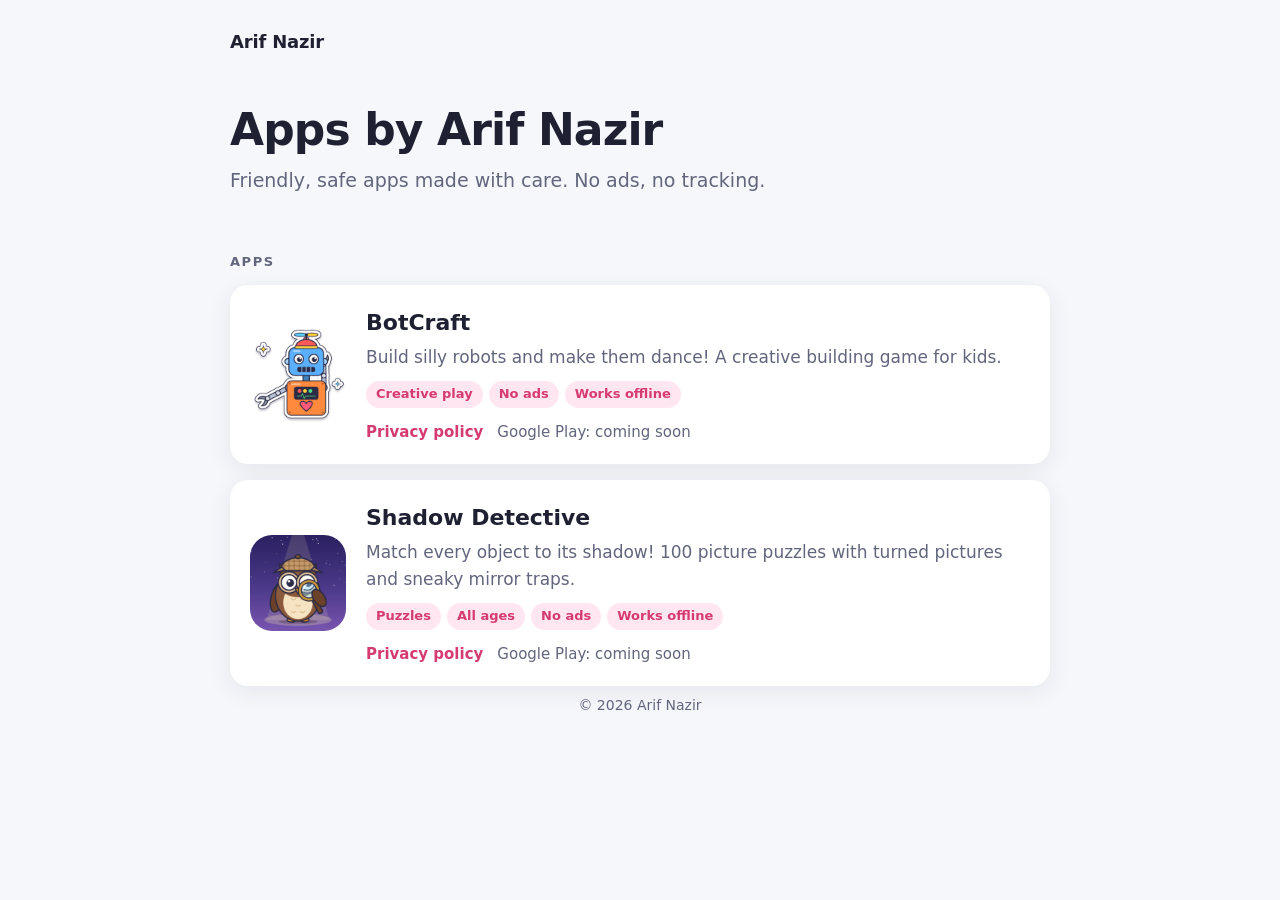
<file: index.html>
<!doctype html>
<html lang="en">
<head>
<meta charset="utf-8">
<meta name="viewport" content="width=device-width, initial-scale=1">
<title>Apps by Arif Nazir</title>
<meta name="description" content="Apps made by Arif Nazir, with their privacy policies.">
<link rel="icon" href="botcraft/icon.png">
<link rel="stylesheet" href="assets/style.css">
</head>
<body>
<header class="site-header">
  <div class="wrap"><a class="brand" href="./">Arif Nazir</a></div>
</header>

<main class="wrap">
  <section class="hero">
    <h1>Apps by Arif Nazir</h1>
    <p>Friendly, safe apps made with care. No ads, no tracking.</p>
  </section>

  <h2 class="section-title">Apps</h2>
  <div class="apps">
    <article class="app-card">
      <img src="botcraft/icon.png" alt="BotCraft app icon" width="96" height="96">
      <div>
        <h2>BotCraft</h2>
        <p>Build silly robots and make them dance! A creative building game for kids.</p>
        <div class="tags">
          <span class="tag">Creative play</span>
          <span class="tag">No ads</span>
          <span class="tag">Works offline</span>
        </div>
        <div class="links">
          <a href="botcraft/privacy/">Privacy policy</a>
          <span class="soon">Google Play: coming soon</span>
        </div>
      </div>
    </article>
    <article class="app-card">
      <img src="shadowdetective/icon.png" alt="Shadow Detective app icon" width="96" height="96">
      <div>
        <h2>Shadow Detective</h2>
        <p>Match every object to its shadow! 100 picture puzzles with turned pictures and sneaky mirror traps.</p>
        <div class="tags">
          <span class="tag">Puzzles</span>
          <span class="tag">All ages</span>
          <span class="tag">No ads</span>
          <span class="tag">Works offline</span>
        </div>
        <div class="links">
          <a href="shadowdetective/privacy/">Privacy policy</a>
          <span class="soon">Google Play: coming soon</span>
        </div>
      </div>
    </article>
  </div>
</main>

<footer class="site-footer">
  <div class="wrap">© 2026 Arif Nazir</div>
</footer>
</body>
</html>
</file>
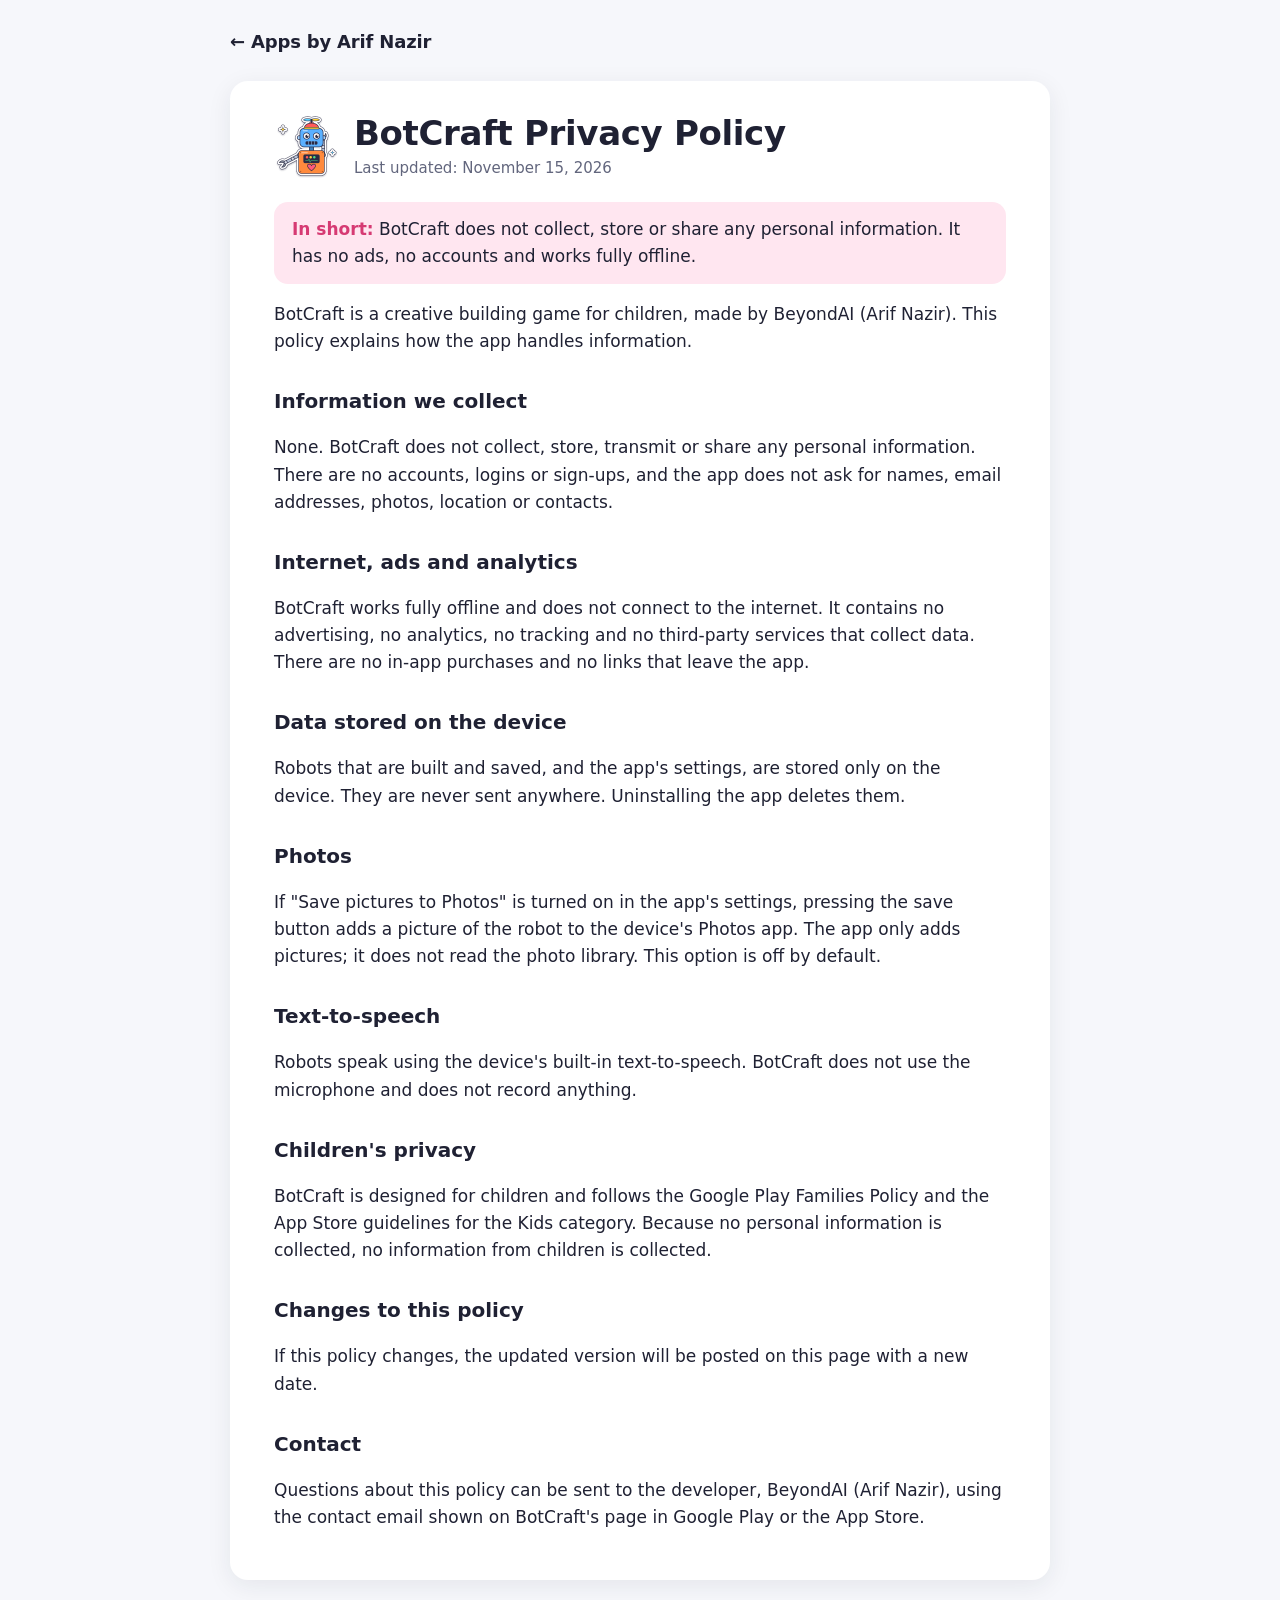
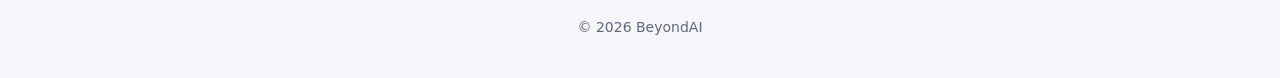
<file: botcraft/privacy/index.html>
<!doctype html>
<html lang="en">
<head>
<meta charset="utf-8">
<meta name="viewport" content="width=device-width, initial-scale=1">
<title>BotCraft Privacy Policy</title>
<meta name="description" content="Privacy policy for BotCraft, a robot-building game for children.">
<link rel="icon" href="../icon.png">
<link rel="stylesheet" href="../../assets/style.css">
</head>
<body>
<header class="site-header">
  <div class="wrap"><a class="brand" href="../../">← Apps by Arif Nazir</a></div>
</header>

<main class="wrap">
  <article class="doc">
    <div class="doc-head">
      <img src="../icon.png" alt="BotCraft app icon" width="64" height="64">
      <div>
        <h1>BotCraft Privacy Policy</h1>
        <p class="meta">Last updated: November 15, 2026</p>
      </div>
    </div>

    <div class="summary">
      <strong>In short:</strong> BotCraft does not collect, store or share any personal information.
      It has no ads, no accounts and works fully offline.
    </div>

    <p>BotCraft is a creative building game for children, made by BeyondAI (Arif Nazir). This policy explains
    how the app handles information.</p>

    <h2>Information we collect</h2>
    <p>None. BotCraft does not collect, store, transmit or share any personal information. There are
    no accounts, logins or sign-ups, and the app does not ask for names, email addresses, photos,
    location or contacts.</p>

    <h2>Internet, ads and analytics</h2>
    <p>BotCraft works fully offline and does not connect to the internet. It contains no advertising,
    no analytics, no tracking and no third-party services that collect data. There are no in-app
    purchases and no links that leave the app.</p>

    <h2>Data stored on the device</h2>
    <p>Robots that are built and saved, and the app's settings, are stored only on the device. They
    are never sent anywhere. Uninstalling the app deletes them.</p>

    <h2>Photos</h2>
    <p>If "Save pictures to Photos" is turned on in the app's settings, pressing the save button adds
    a picture of the robot to the device's Photos app. The app only adds pictures; it does not read
    the photo library. This option is off by default.</p>

    <h2>Text-to-speech</h2>
    <p>Robots speak using the device's built-in text-to-speech. BotCraft does not use the microphone
    and does not record anything.</p>

    <h2>Children's privacy</h2>
    <p>BotCraft is designed for children and follows the Google Play Families Policy and the App Store
    guidelines for the Kids category. Because no personal information is collected, no information
    from children is collected.</p>

    <h2>Changes to this policy</h2>
    <p>If this policy changes, the updated version will be posted on this page with a new date.</p>

    <h2>Contact</h2>
    <p>Questions about this policy can be sent to the developer, BeyondAI (Arif Nazir), using the contact email
    shown on BotCraft's page in Google Play or the App Store.</p>
  </article>
</main>

<footer class="site-footer">
  <div class="wrap">© 2026 BeyondAI</div>
</footer>
</body>
</html>
</file>
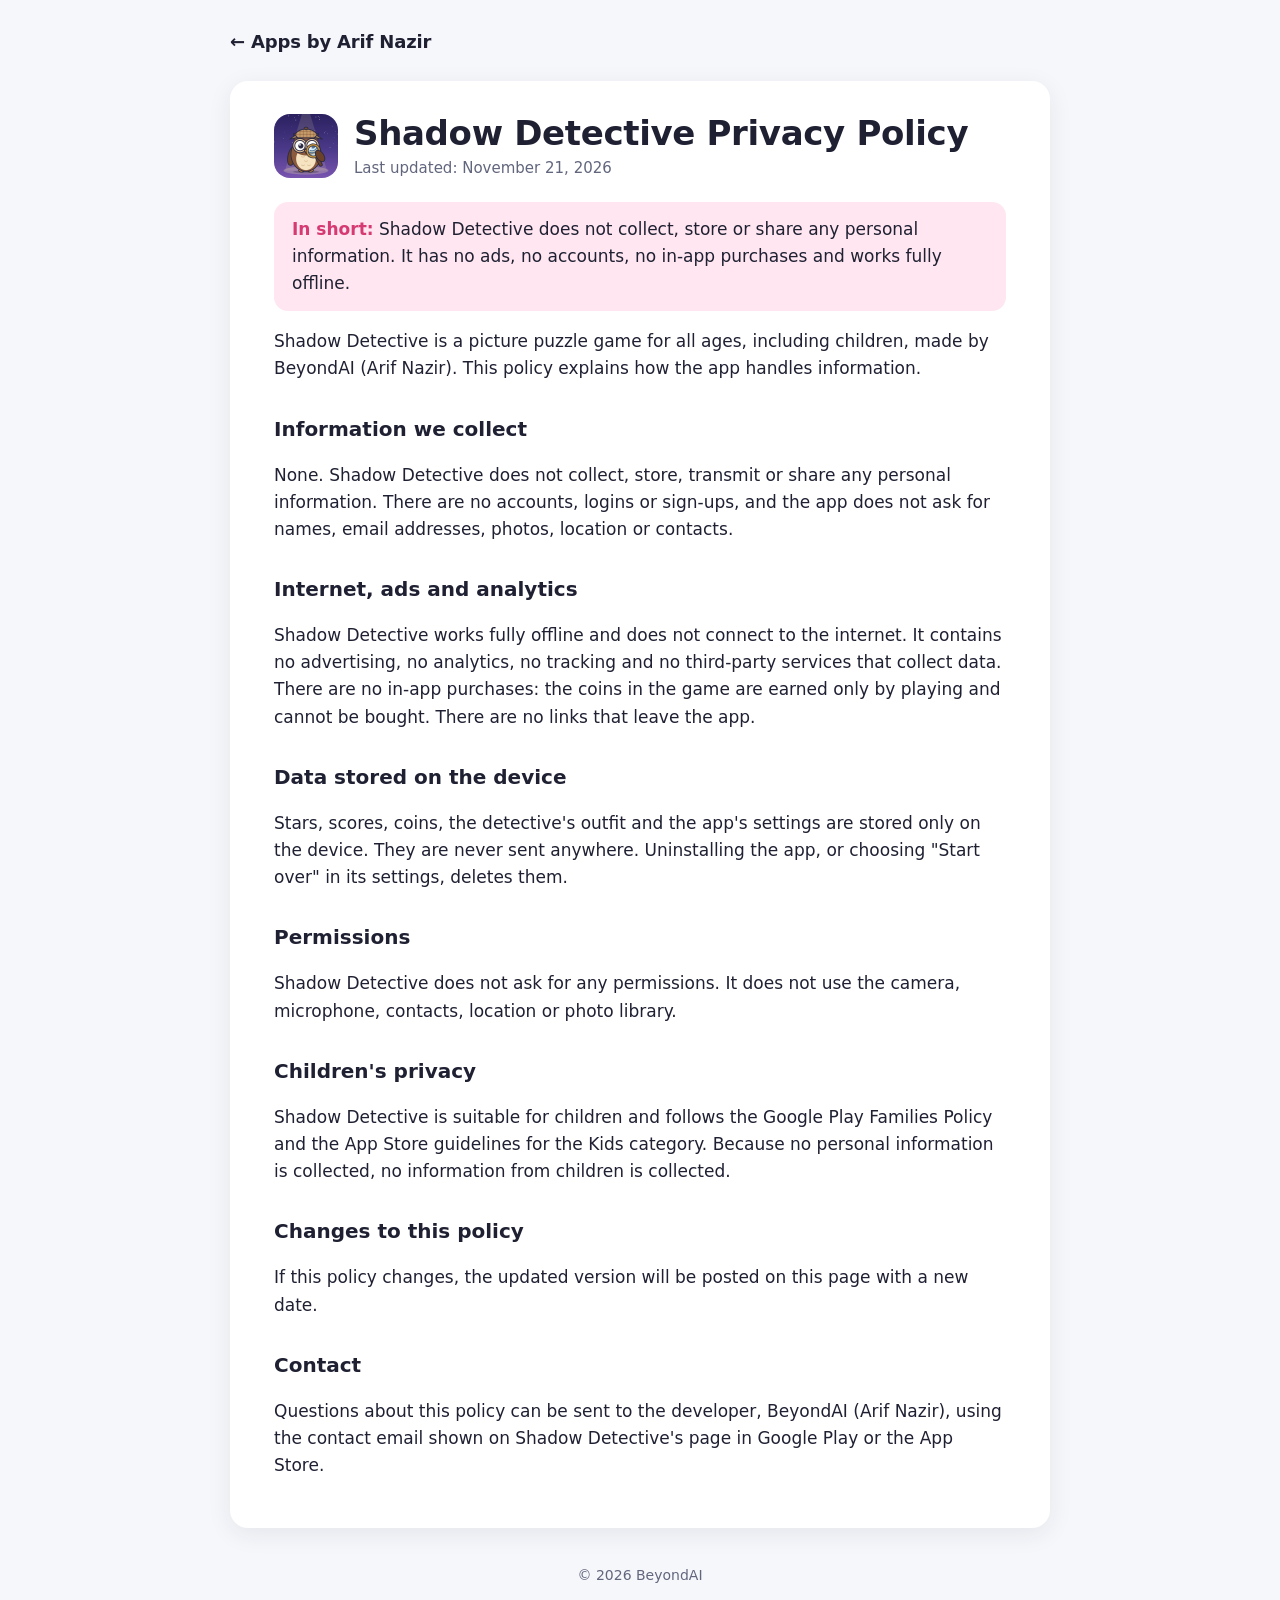
<file: shadowdetective/privacy/index.html>
<!doctype html>
<html lang="en">
<head>
<meta charset="utf-8">
<meta name="viewport" content="width=device-width, initial-scale=1">
<title>Shadow Detective Privacy Policy</title>
<meta name="description" content="Privacy policy for Shadow Detective, a picture puzzle game for all ages.">
<link rel="icon" href="../icon.png">
<link rel="stylesheet" href="../../assets/style.css">
</head>
<body>
<header class="site-header">
  <div class="wrap"><a class="brand" href="../../">← Apps by Arif Nazir</a></div>
</header>

<main class="wrap">
  <article class="doc">
    <div class="doc-head">
      <img src="../icon.png" alt="Shadow Detective app icon" width="64" height="64">
      <div>
        <h1>Shadow Detective Privacy Policy</h1>
        <p class="meta">Last updated: November 21, 2026</p>
      </div>
    </div>

    <div class="summary">
      <strong>In short:</strong> Shadow Detective does not collect, store or share any personal information.
      It has no ads, no accounts, no in-app purchases and works fully offline.
    </div>

    <p>Shadow Detective is a picture puzzle game for all ages, including children, made by BeyondAI
    (Arif Nazir). This policy explains how the app handles information.</p>

    <h2>Information we collect</h2>
    <p>None. Shadow Detective does not collect, store, transmit or share any personal information.
    There are no accounts, logins or sign-ups, and the app does not ask for names, email addresses,
    photos, location or contacts.</p>

    <h2>Internet, ads and analytics</h2>
    <p>Shadow Detective works fully offline and does not connect to the internet. It contains no
    advertising, no analytics, no tracking and no third-party services that collect data. There are no
    in-app purchases: the coins in the game are earned only by playing and cannot be bought. There are
    no links that leave the app.</p>

    <h2>Data stored on the device</h2>
    <p>Stars, scores, coins, the detective's outfit and the app's settings are stored only on the
    device. They are never sent anywhere. Uninstalling the app, or choosing "Start over" in its
    settings, deletes them.</p>

    <h2>Permissions</h2>
    <p>Shadow Detective does not ask for any permissions. It does not use the camera, microphone,
    contacts, location or photo library.</p>

    <h2>Children's privacy</h2>
    <p>Shadow Detective is suitable for children and follows the Google Play Families Policy and the App
    Store guidelines for the Kids category. Because no personal information is collected, no
    information from children is collected.</p>

    <h2>Changes to this policy</h2>
    <p>If this policy changes, the updated version will be posted on this page with a new date.</p>

    <h2>Contact</h2>
    <p>Questions about this policy can be sent to the developer, BeyondAI (Arif Nazir), using the contact
    email shown on Shadow Detective's page in Google Play or the App Store.</p>
  </article>
</main>

<footer class="site-footer">
  <div class="wrap">© 2026 BeyondAI</div>
</footer>
</body>
</html>
</file>
<file: assets/style.css>
/* Shared styles for every page on the site. */
:root {
  --bg: #f6f7fb;
  --surface: #ffffff;
  --text: #1f2133;
  --muted: #62667d;
  --line: #e4e6ef;
  --accent: #d63a73;
  --accent-soft: #ffe6f0;
  --shadow: 0 6px 24px rgba(31, 33, 51, .08);
  --radius: 18px;
}
@media (prefers-color-scheme: dark) {
  :root {
    --bg: #12131c;
    --surface: #1b1d2a;
    --text: #eceef7;
    --muted: #a3a7bf;
    --line: #2c2f42;
    --accent: #ff7aa8;
    --accent-soft: #3a2230;
    --shadow: 0 6px 24px rgba(0, 0, 0, .35);
  }
}

* { box-sizing: border-box; }
html { -webkit-text-size-adjust: 100%; }
body {
  margin: 0;
  background: var(--bg);
  color: var(--text);
  font: 17px/1.6 system-ui, -apple-system, "Segoe UI", Roboto, "Helvetica Neue", Arial, sans-serif;
}
a { color: var(--accent); text-decoration: none; }
a:hover { text-decoration: underline; }

.wrap { max-width: 860px; margin: 0 auto; padding: 0 20px; }

/* Header */
.site-header { padding: 28px 0 8px; }
.site-header .wrap { display: flex; align-items: center; justify-content: space-between; gap: 16px; }
.brand { font-weight: 700; font-size: 18px; color: var(--text); letter-spacing: -.01em; }
.brand:hover { text-decoration: none; }

/* Home page */
.hero { padding: 40px 0 28px; }
.hero h1 { font-size: clamp(30px, 6vw, 44px); line-height: 1.15; margin: 0 0 10px; letter-spacing: -.02em; }
.hero p { color: var(--muted); font-size: 19px; margin: 0; max-width: 560px; }

.section-title {
  font-size: 13px; font-weight: 700; letter-spacing: .12em; text-transform: uppercase;
  color: var(--muted); margin: 28px 0 12px;
}
.apps { display: grid; gap: 16px; }
.app-card {
  display: flex; gap: 20px; align-items: center;
  background: var(--surface); border-radius: var(--radius); box-shadow: var(--shadow);
  padding: 20px;
}
.app-card img { width: 96px; height: 96px; flex: none; border-radius: 22px; }
.app-card h2 { margin: 0; font-size: 22px; }
.app-card p { margin: 4px 0 10px; color: var(--muted); }
.tags { display: flex; flex-wrap: wrap; gap: 6px; margin-bottom: 12px; }
.tag {
  font-size: 13px; font-weight: 600; padding: 3px 10px; border-radius: 999px;
  background: var(--accent-soft); color: var(--accent);
}
.links { display: flex; flex-wrap: wrap; gap: 14px; font-weight: 600; font-size: 15px; }
.soon { color: var(--muted); font-weight: 500; }

/* Policy pages */
.doc { background: var(--surface); border-radius: var(--radius); box-shadow: var(--shadow); padding: 32px clamp(20px, 5vw, 44px); margin: 16px 0 28px; }
.doc-head { display: flex; gap: 16px; align-items: center; margin-bottom: 8px; }
.doc-head img { width: 64px; height: 64px; border-radius: 16px; }
.doc h1 { font-size: clamp(26px, 5vw, 34px); line-height: 1.2; margin: 0; letter-spacing: -.01em; }
.doc .meta { color: var(--muted); font-size: 15px; margin: 2px 0 0; }
.summary {
  background: var(--accent-soft); border-radius: 14px; padding: 14px 18px; margin: 22px 0 8px;
}
.summary strong { color: var(--accent); }
.doc h2 { font-size: 20px; margin: 30px 0 6px; }
.doc p, .doc li { color: var(--text); }
.doc ul { padding-left: 22px; }

/* Footer */
.site-footer { color: var(--muted); font-size: 14px; padding: 8px 0 40px; text-align: center; }

@media (max-width: 520px) {
  .app-card { flex-direction: column; align-items: flex-start; }
}
</file>
